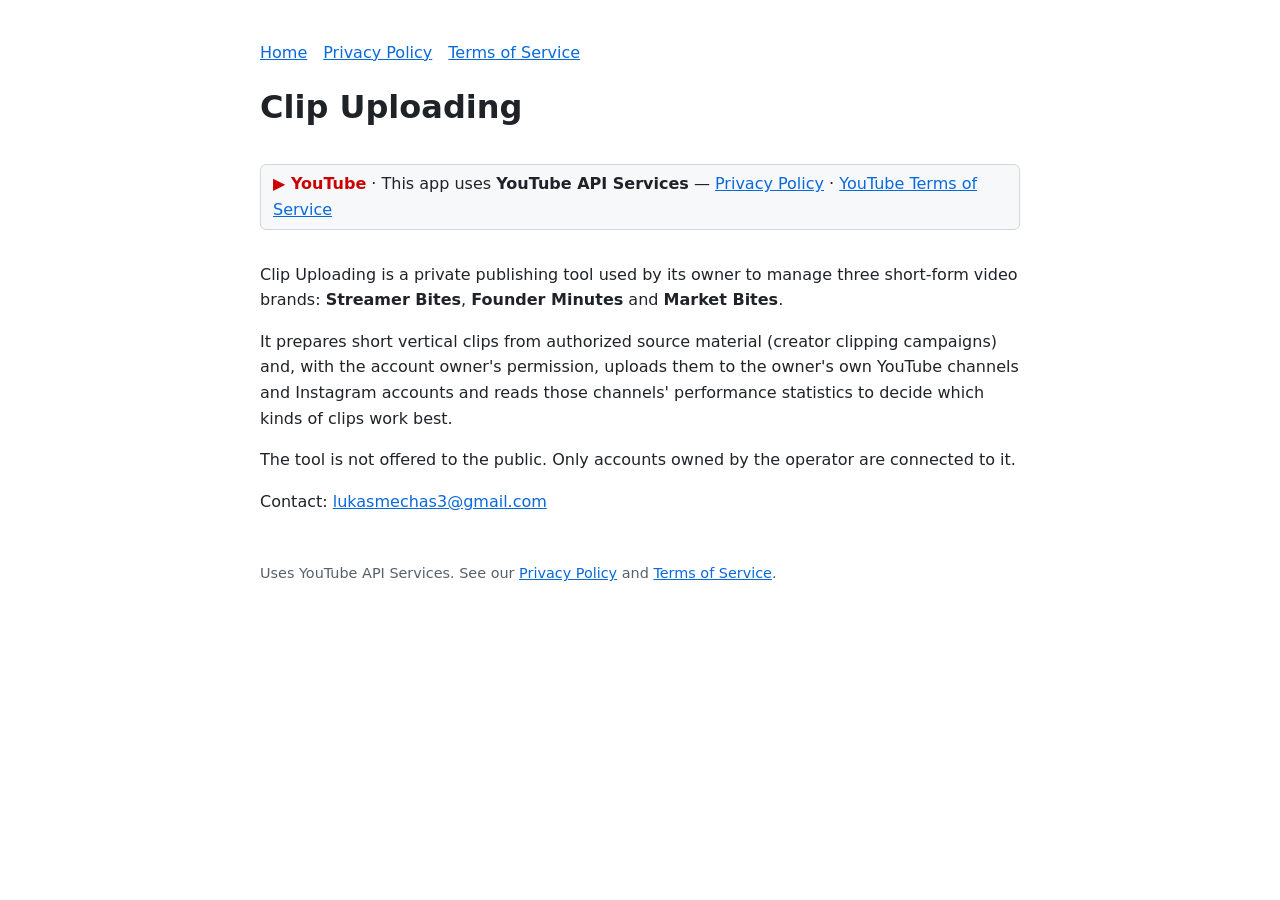
<file: index.html>
<!doctype html><html lang="en"><head><meta charset="utf-8"><meta name="viewport" content="width=device-width,initial-scale=1">
<title>Clip Uploading</title><link rel="stylesheet" href="style.css"></head><body>
<nav><a href="index.html">Home</a><a href="privacy.html">Privacy Policy</a><a href="terms.html">Terms of Service</a></nav>
<h1>Clip Uploading</h1>
<p style="display:inline-block;padding:6px 12px;border:1px solid #d0d7de;border-radius:6px;background:#f6f8fa"><strong style="color:#c00">▶ YouTube</strong> · This app uses <strong>YouTube API Services</strong> — <a href="privacy.html">Privacy Policy</a> · <a href="https://www.youtube.com/t/terms">YouTube Terms of Service</a></p>
<p>Clip Uploading is a private publishing tool used by its owner to manage three short-form video brands:
<strong>Streamer Bites</strong>, <strong>Founder Minutes</strong> and <strong>Market Bites</strong>.</p>
<p>It prepares short vertical clips from authorized source material (creator clipping campaigns) and, with the account owner's permission,
uploads them to the owner's own YouTube channels and Instagram accounts and reads those channels' performance statistics
to decide which kinds of clips work best.</p>
<p>The tool is not offered to the public. Only accounts owned by the operator are connected to it.</p>
<p>Contact: <a href="mailto:lukasmechas3@gmail.com">lukasmechas3@gmail.com</a></p>
<footer>Uses YouTube API Services. See our <a href="privacy.html">Privacy Policy</a> and <a href="terms.html">Terms of Service</a>.</footer>
</body></html>
</file>
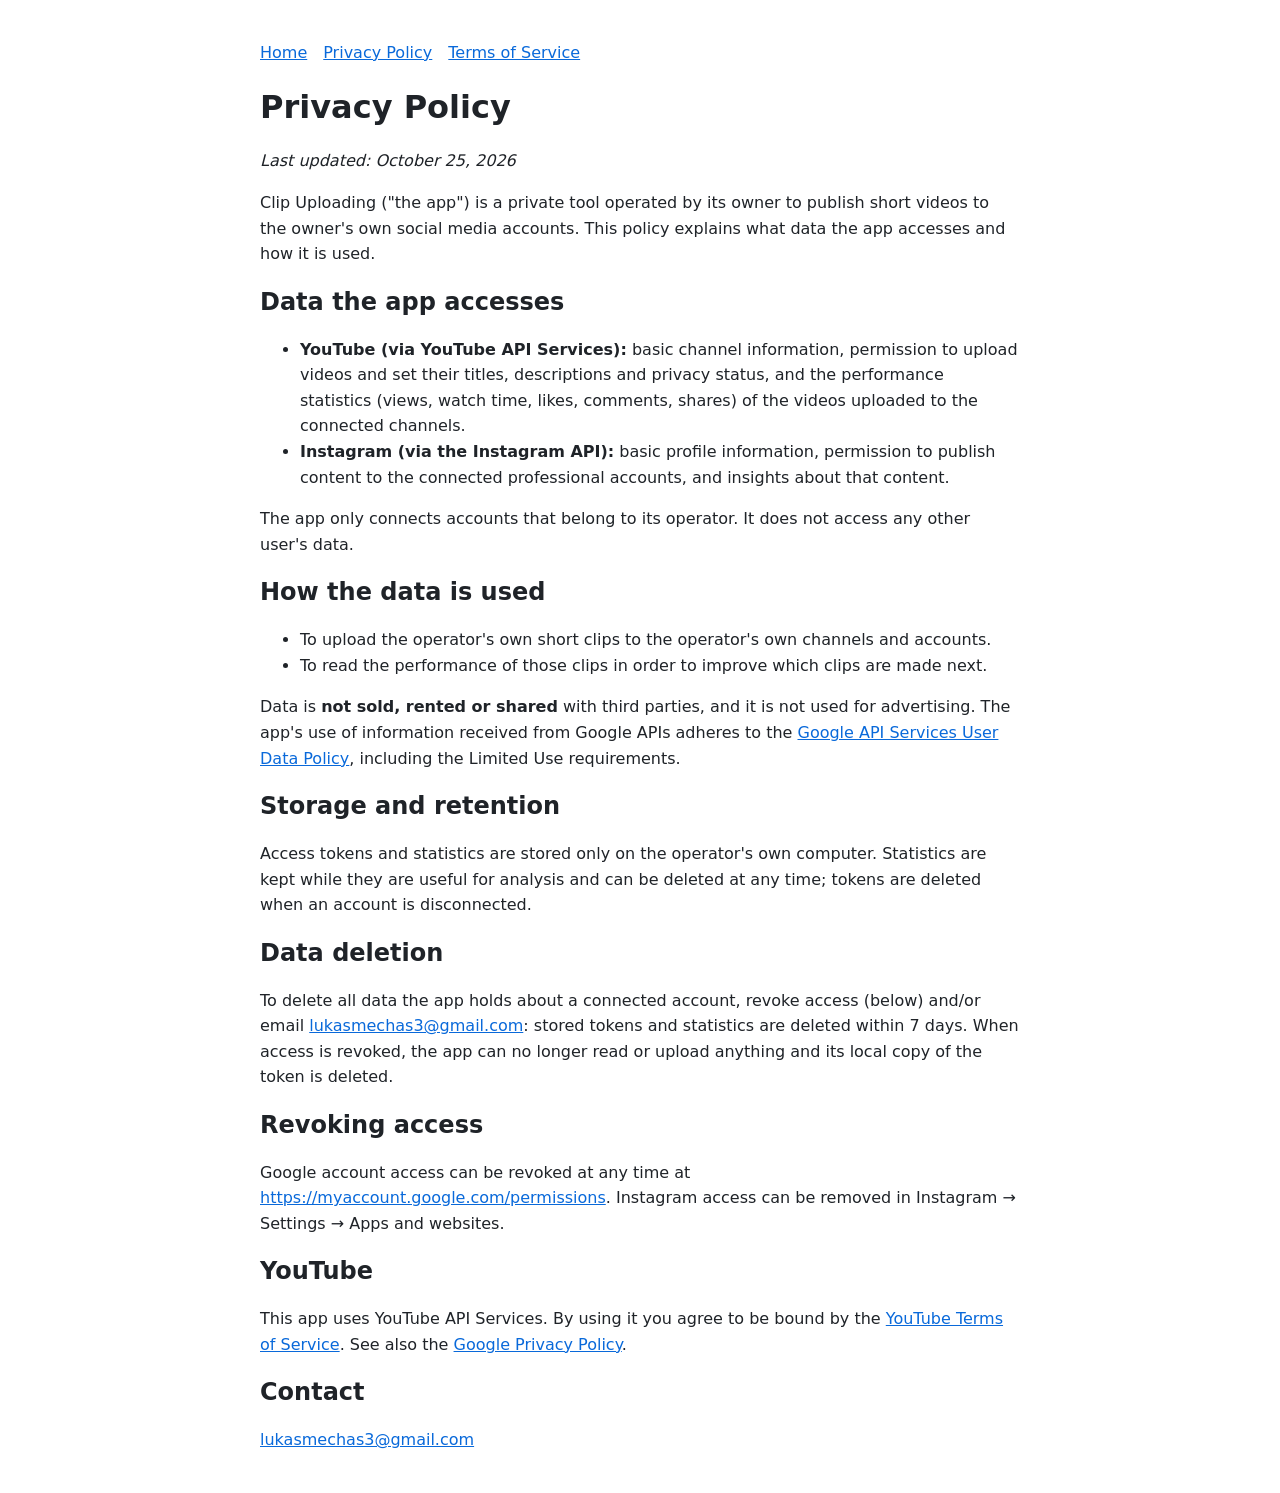
<file: privacy.html>
<!doctype html><html lang="en"><head><meta charset="utf-8"><meta name="viewport" content="width=device-width,initial-scale=1">
<title>Privacy Policy · Clip Uploading</title><link rel="stylesheet" href="style.css"></head><body>
<nav><a href="index.html">Home</a><a href="privacy.html">Privacy Policy</a><a href="terms.html">Terms of Service</a></nav>
<h1>Privacy Policy</h1><p><em>Last updated: October 25, 2026</em></p>
<p>Clip Uploading ("the app") is a private tool operated by its owner to publish short videos to the owner's own social media accounts.
This policy explains what data the app accesses and how it is used.</p>
<h2>Data the app accesses</h2>
<ul>
<li><strong>YouTube (via YouTube API Services):</strong> basic channel information, permission to upload videos and set their titles, descriptions and privacy status,
and the performance statistics (views, watch time, likes, comments, shares) of the videos uploaded to the connected channels.</li>
<li><strong>Instagram (via the Instagram API):</strong> basic profile information, permission to publish content to the connected professional accounts,
and insights about that content.</li>
</ul>
<p>The app only connects accounts that belong to its operator. It does not access any other user's data.</p>
<h2>How the data is used</h2>
<ul>
<li>To upload the operator's own short clips to the operator's own channels and accounts.</li>
<li>To read the performance of those clips in order to improve which clips are made next.</li>
</ul>
<p>Data is <strong>not sold, rented or shared</strong> with third parties, and it is not used for advertising.
The app's use of information received from Google APIs adheres to the
<a href="https://developers.google.com/terms/api-services-user-data-policy">Google API Services User Data Policy</a>, including the Limited Use requirements.</p>
<h2>Storage and retention</h2>
<p>Access tokens and statistics are stored only on the operator's own computer. Statistics are kept while they are useful for analysis
and can be deleted at any time; tokens are deleted when an account is disconnected.</p>
<h2>Data deletion</h2>
<p>To delete all data the app holds about a connected account, revoke access (below) and/or email
<a href="mailto:lukasmechas3@gmail.com">lukasmechas3@gmail.com</a>: stored tokens and statistics are deleted within 7 days.
When access is revoked, the app can no longer read or upload anything and its local copy of the token is deleted.</p>
<h2>Revoking access</h2>
<p>Google account access can be revoked at any time at
<a href="https://myaccount.google.com/permissions">https://myaccount.google.com/permissions</a>.
Instagram access can be removed in Instagram → Settings → Apps and websites.</p>
<h2>YouTube</h2>
<p>This app uses YouTube API Services. By using it you agree to be bound by the
<a href="https://www.youtube.com/t/terms">YouTube Terms of Service</a>. See also the
<a href="https://policies.google.com/privacy">Google Privacy Policy</a>.</p>
<h2>Contact</h2>
<p><a href="mailto:lukasmechas3@gmail.com">lukasmechas3@gmail.com</a></p>
</body></html>
</file>
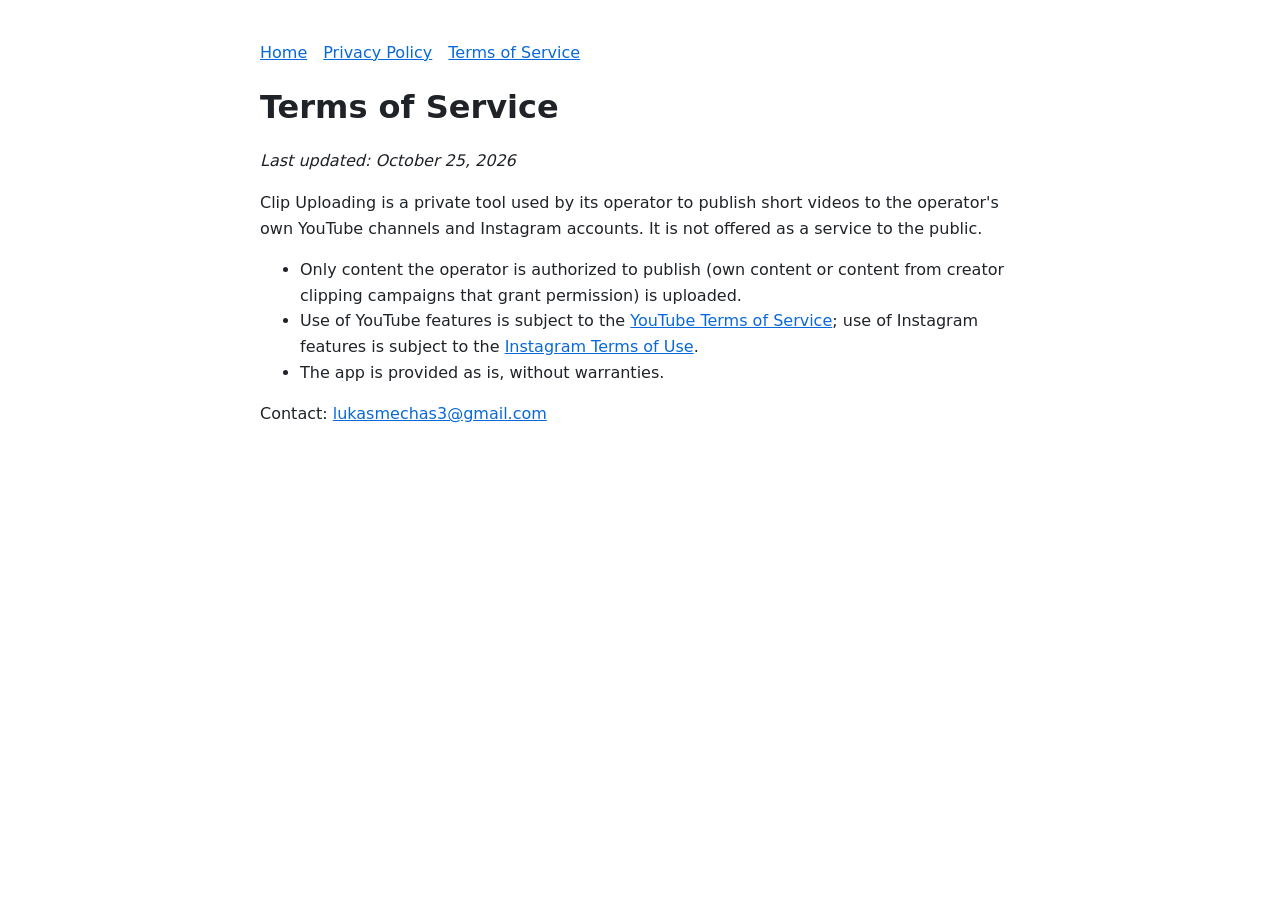
<file: terms.html>
<!doctype html><html lang="en"><head><meta charset="utf-8"><meta name="viewport" content="width=device-width,initial-scale=1">
<title>Terms of Service · Clip Uploading</title><link rel="stylesheet" href="style.css"></head><body>
<nav><a href="index.html">Home</a><a href="privacy.html">Privacy Policy</a><a href="terms.html">Terms of Service</a></nav>
<h1>Terms of Service</h1><p><em>Last updated: October 25, 2026</em></p>
<p>Clip Uploading is a private tool used by its operator to publish short videos to the operator's own YouTube channels and Instagram accounts.
It is not offered as a service to the public.</p>
<ul>
<li>Only content the operator is authorized to publish (own content or content from creator clipping campaigns that grant permission) is uploaded.</li>
<li>Use of YouTube features is subject to the <a href="https://www.youtube.com/t/terms">YouTube Terms of Service</a>;
use of Instagram features is subject to the <a href="https://help.instagram.com/581066165581870">Instagram Terms of Use</a>.</li>
<li>The app is provided as is, without warranties.</li>
</ul>
<p>Contact: <a href="mailto:lukasmechas3@gmail.com">lukasmechas3@gmail.com</a></p>
</body></html>
</file>
<file: style.css>
body{font-family:system-ui,-apple-system,Segoe UI,Roboto,sans-serif;max-width:760px;margin:40px auto;padding:0 16px;line-height:1.6;color:#1f2328;background:#fff}
h1,h2{line-height:1.25}a{color:#0969da}nav a{margin-right:16px}footer{margin-top:48px;font-size:.9em;color:#57606a}
</file>
